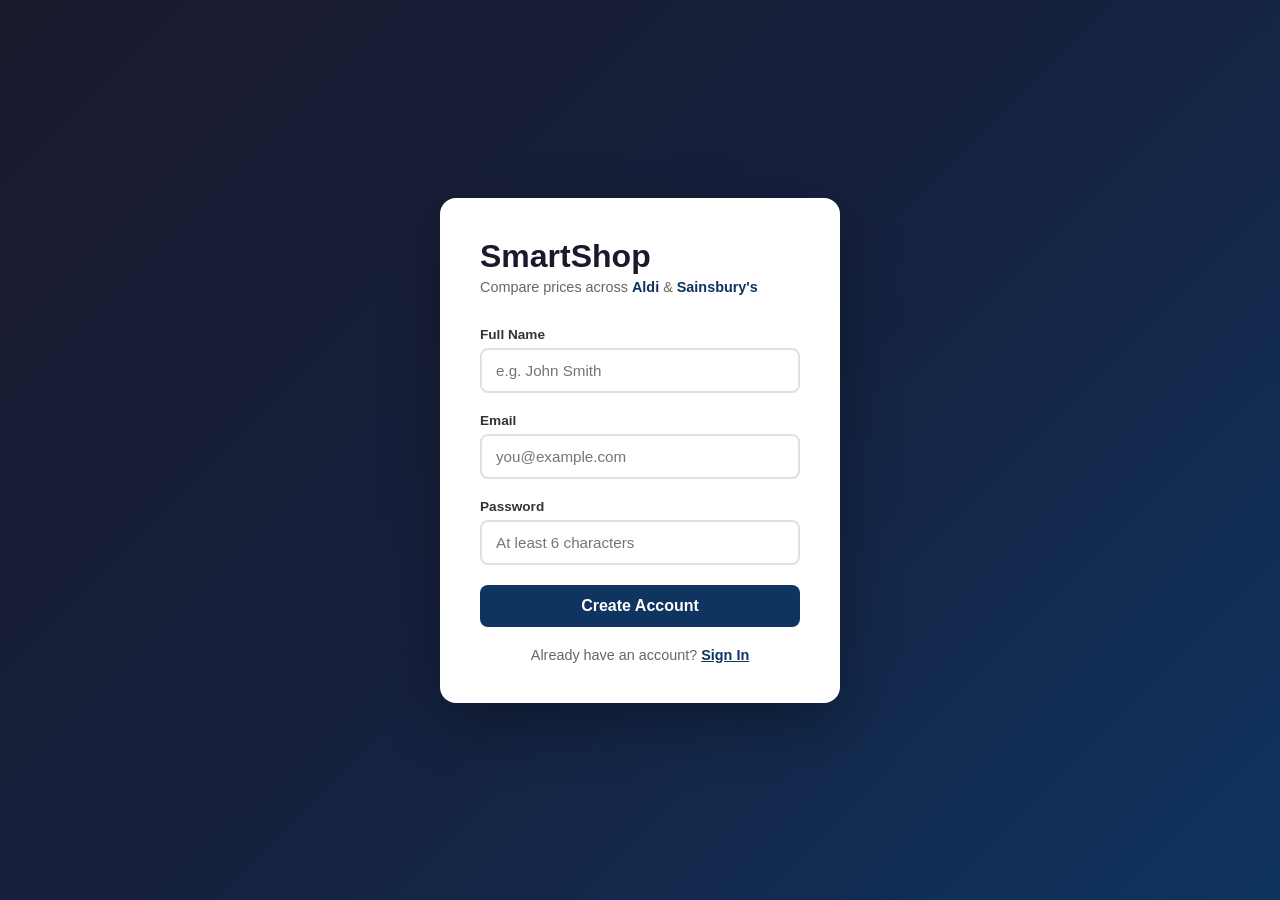
<file: frontend/index.html>
<!DOCTYPE html>
<html lang="en">
<head>
  <meta charset="UTF-8">
  <meta name="viewport" content="width=device-width, initial-scale=1.0">
  <title>SmartShop - Compare Prices</title>
  <link rel="stylesheet" href="css/style.css">
</head>
<body>
  <div class="auth-container">
    <div class="auth-card">
      <h1>SmartShop</h1>
      <p class="subtitle">Compare prices across <span>Aldi</span> &amp; <span>Sainsbury's</span></p>

      <div id="auth-error" class="auth-error"></div>

      <!-- Signup Form -->
      <form id="signup-form">
        <div class="form-group">
          <label for="signup-name">Full Name</label>
          <input id="signup-name" type="text" placeholder="e.g. John Smith" required>
        </div>
        <div class="form-group">
          <label for="signup-email">Email</label>
          <input id="signup-email" type="email" placeholder="you@example.com" required>
        </div>
        <div class="form-group">
          <label for="signup-password">Password</label>
          <input id="signup-password" type="password" placeholder="At least 6 characters" minlength="6" required>
        </div>
        <button type="submit" class="btn btn-primary">Create Account</button>
      </form>

      <!-- Login Form -->
      <form id="login-form" style="display:none;">
        <div class="form-group">
          <label for="login-email">Email</label>
          <input id="login-email" type="email" placeholder="you@example.com" required>
        </div>
        <div class="form-group">
          <label for="login-password">Password</label>
          <input id="login-password" type="password" placeholder="Your password" required>
        </div>
        <div class="form-group" style="display:flex;align-items:center;gap:8px;">
          <input id="remember-me" type="checkbox" style="width:auto;">
          <label for="remember-me" style="margin:0;font-weight:400;font-size:0.85rem;color:#666;">Remember me for 24h</label>
        </div>
        <button type="submit" class="btn btn-primary">Sign In</button>
      </form>

      <div class="auth-toggle">
        <span id="auth-toggle-text">Already have an account?</span>
        <a id="auth-toggle-link" href="#">Sign In</a>
      </div>
    </div>
  </div>

  <script src="js/api.js"></script>
  <script src="js/auth.js"></script>
</body>
</html>
</file>
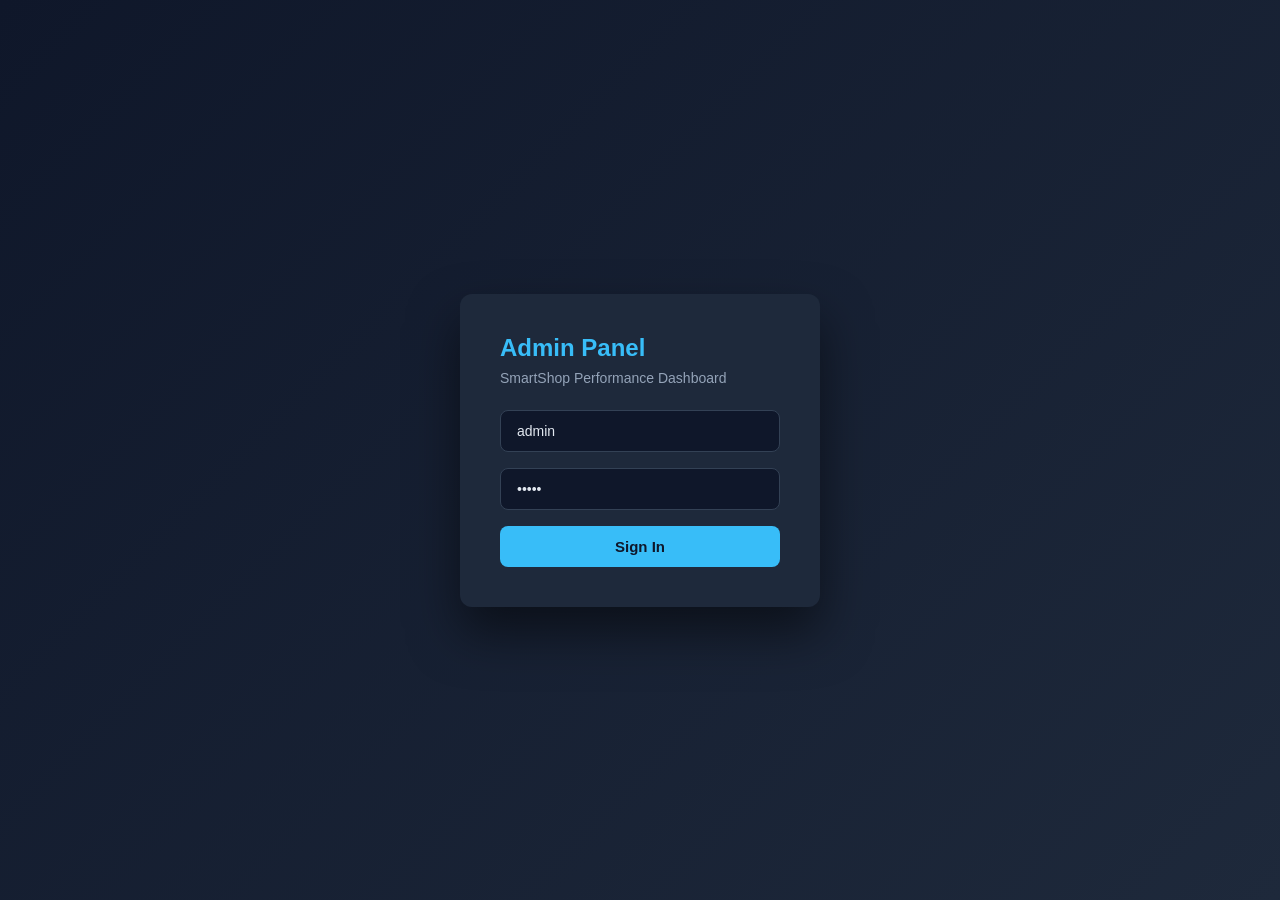
<file: frontend/admin/index.html>
<!DOCTYPE html>
<html lang="en">
<head>
<meta charset="UTF-8">
<meta name="viewport" content="width=device-width, initial-scale=1.0">
<title>SmartShop Admin</title>
<style>
* { margin: 0; padding: 0; box-sizing: border-box; }
body { font-family: -apple-system, BlinkMacSystemFont, 'Segoe UI', Roboto, sans-serif; background: #0f172a; color: #e2e8f0; min-height: 100vh; }
.login-page { display: flex; align-items: center; justify-content: center; min-height: 100vh; background: linear-gradient(135deg, #0f172a 0%, #1e293b 100%); }
.login-card { background: #1e293b; padding: 40px; border-radius: 12px; width: 360px; box-shadow: 0 25px 50px rgba(0,0,0,0.5); }
.login-card h1 { color: #38bdf8; margin-bottom: 8px; font-size: 24px; }
.login-card p { color: #94a3b8; margin-bottom: 24px; font-size: 14px; }
.login-card input { width: 100%; padding: 12px 16px; background: #0f172a; border: 1px solid #334155; border-radius: 8px; color: #e2e8f0; font-size: 14px; margin-bottom: 16px; outline: none; transition: border 0.2s; }
.login-card input:focus { border-color: #38bdf8; }
.login-card button { width: 100%; padding: 12px; background: #38bdf8; border: none; border-radius: 8px; color: #0f172a; font-weight: 600; font-size: 15px; cursor: pointer; transition: background 0.2s; }
.login-card button:hover { background: #7dd3fc; }
.login-error { color: #f87171; font-size: 13px; margin-bottom: 12px; display: none; }
.app-header { background: #1e293b; padding: 0 24px; height: 60px; display: flex; align-items: center; justify-content: space-between; border-bottom: 1px solid #334155; }
.app-header h1 { color: #38bdf8; font-size: 20px; }
.app-header .user-badge { display: flex; align-items: center; gap: 12px; }
.app-header .user-badge span { color: #94a3b8; font-size: 13px; }
.app-header .logout-btn { padding: 6px 16px; background: transparent; border: 1px solid #475569; border-radius: 6px; color: #cbd5e1; cursor: pointer; font-size: 13px; }
.app-header .logout-btn:hover { background: #334155; }
.layout { display: flex; min-height: calc(100vh - 60px); }
.sidebar { width: 240px; background: #1e293b; border-right: 1px solid #334155; padding: 16px 0; flex-shrink: 0; }
.sidebar a { display: block; padding: 12px 24px; color: #94a3b8; text-decoration: none; font-size: 14px; transition: all 0.2s; border-left: 3px solid transparent; }
.sidebar a:hover { background: #0f172a; color: #e2e8f0; }
.sidebar a.active { background: #0f172a; color: #38bdf8; border-left-color: #38bdf8; }
.sidebar .section-label { padding: 16px 24px 6px; font-size: 11px; text-transform: uppercase; color: #64748b; letter-spacing: 1px; }
.content { flex: 1; padding: 24px; overflow-y: auto; }
.page { display: none; }
.page.active { display: block; }
.page h2 { font-size: 22px; margin-bottom: 20px; color: #f1f5f9; }
.stats-grid { display: grid; grid-template-columns: repeat(auto-fit, minmax(220px, 1fr)); gap: 16px; margin-bottom: 24px; }
.stat-card { background: #1e293b; border-radius: 10px; padding: 20px; border: 1px solid #334155; }
.stat-card .label { font-size: 12px; color: #64748b; text-transform: uppercase; letter-spacing: 0.5px; margin-bottom: 8px; }
.stat-card .value { font-size: 28px; font-weight: 700; color: #f1f5f9; }
.stat-card .sub { font-size: 13px; color: #94a3b8; margin-top: 4px; }
.stat-card .value.green { color: #4ade80; }
.stat-card .value.blue { color: #38bdf8; }
.stat-card .value.orange { color: #fb923c; }
.stat-card .value.red { color: #f87171; }
.section-card { background: #1e293b; border-radius: 10px; border: 1px solid #334155; margin-bottom: 24px; }
.section-card .header { padding: 16px 20px; border-bottom: 1px solid #334155; font-size: 15px; font-weight: 600; color: #e2e8f0; display: flex; justify-content: space-between; align-items: center; }
.section-card .body { padding: 16px 20px; }
table { width: 100%; border-collapse: collapse; }
th { text-align: left; padding: 10px 12px; font-size: 12px; color: #64748b; text-transform: uppercase; letter-spacing: 0.5px; border-bottom: 1px solid #334155; }
td { padding: 10px 12px; font-size: 14px; border-bottom: 1px solid #1e293b; }
tr:hover td { background: #0f172a; }
.badge { display: inline-block; padding: 2px 8px; border-radius: 4px; font-size: 12px; font-weight: 500; }
.badge-success { background: rgba(74,222,128,0.15); color: #4ade80; }
.badge-failed { background: rgba(248,113,113,0.15); color: #f87171; }
.badge-completed { background: rgba(56,189,248,0.15); color: #38bdf8; }
.badge-internal { background: rgba(148,163,184,0.15); color: #94a3b8; }
.badge-consumer { background: rgba(74,222,128,0.15); color: #4ade80; }
.filters { display: flex; gap: 12px; margin-bottom: 16px; flex-wrap: wrap; }
.filters input, .filters select { padding: 8px 12px; background: #0f172a; border: 1px solid #334155; border-radius: 6px; color: #e2e8f0; font-size: 13px; outline: none; }
.filters input:focus, .filters select:focus { border-color: #38bdf8; }
.filters button { padding: 8px 16px; background: #38bdf8; border: none; border-radius: 6px; color: #0f172a; font-weight: 500; cursor: pointer; font-size: 13px; }
.filters button:hover { background: #7dd3fc; }
.pagination { display: flex; gap: 8px; align-items: center; margin-top: 16px; justify-content: center; }
.pagination button { padding: 6px 14px; background: #1e293b; border: 1px solid #334155; border-radius: 6px; color: #e2e8f0; cursor: pointer; font-size: 13px; }
.pagination button:hover { background: #334155; }
.pagination button:disabled { opacity: 0.4; cursor: default; }
.pagination span { font-size: 13px; color: #94a3b8; }
.health-grid { display: grid; grid-template-columns: repeat(auto-fit, minmax(280px, 1fr)); gap: 16px; }
.health-card { background: #1e293b; border-radius: 10px; padding: 20px; border: 1px solid #334155; }
.health-card .service-name { font-size: 14px; color: #94a3b8; margin-bottom: 8px; }
.health-card .status-indicator { display: flex; align-items: center; gap: 8px; }
.health-card .dot { width: 10px; height: 10px; border-radius: 50%; }
.health-card .dot.green { background: #4ade80; }
.health-card .dot.red { background: #f87171; }
.health-card .status-text { font-size: 15px; font-weight: 600; }
.chart-bar-container { display: flex; align-items: center; gap: 8px; margin: 4px 0; }
.chart-bar-bg { flex: 1; height: 20px; background: #0f172a; border-radius: 4px; overflow: hidden; }
.chart-bar-fill { height: 100%; border-radius: 4px; transition: width 0.5s; }
.collection-tag { display: inline-block; padding: 3px 8px; border-radius: 4px; font-size: 11px; margin-right: 4px; }
.collection-table { margin-top: 12px; }
.loading { text-align: center; padding: 40px; color: #64748b; }
.error-msg { color: #f87171; padding: 12px; background: rgba(248,113,113,0.1); border-radius: 8px; margin-bottom: 12px; }
.category-detail-grid { display: grid; grid-template-columns: repeat(auto-fit, minmax(200px, 1fr)); gap: 12px; margin-bottom: 20px; }
@media (max-width: 768px) { .sidebar { display: none; } .content { padding: 16px; } }
</style>
</head>
<body>
<div id="loginPage" class="login-page">
  <div class="login-card">
    <h1>Admin Panel</h1>
    <p>SmartShop Performance Dashboard</p>
    <div class="login-error" id="loginError">Invalid credentials</div>
    <input type="text" id="usernameInput" placeholder="Username" value="admin" autocomplete="off">
    <input type="password" id="passwordInput" placeholder="Password" value="admin">
    <button onclick="login()">Sign In</button>
  </div>
</div>

<div id="app" style="display:none">
  <div class="app-header">
    <h1>SmartShop Admin</h1>
    <div class="user-badge">
      <span>admin</span>
      <button class="logout-btn" onclick="logout()">Sign Out</button>
    </div>
  </div>
  <div class="layout">
    <nav class="sidebar">
      <div class="section-label">Overview</div>
      <a href="#" class="active" data-page="dashboard" onclick="showPage('dashboard')">Parent Dashboard</a>
      <div class="section-label">Dockerized Services</div>
      <a href="#" data-page="scraping" onclick="showPage('scraping')">Data Collection</a>
      <div class="section-label">Infrastructure</div>
      <a href="#" data-page="database" onclick="showPage('database')">Database</a>
      <a href="#" data-page="health" onclick="showPage('health')">Service Health</a>
    </nav>
    <div class="content">

      <!-- Parent Dashboard -->
      <div class="page active" id="page-dashboard">
        <h2>Parent Dashboard</h2>
        <div class="stats-grid" id="overviewStats"></div>
        <div class="section-card">
          <div class="header">Today's Scraping Activity</div>
          <div class="body" id="todayActivity"><div class="loading">Loading...</div></div>
        </div>
        <div class="section-card">
          <div class="header">Scraper Run History</div>
          <div class="body" id="scraperHistory"><div class="loading">Loading...</div></div>
        </div>
      </div>

      <!-- Data Collection (Scraping) Dashboard -->
      <div class="page" id="page-scraping">
        <h2>Data Collection Runs</h2>
        <div class="filters">
          <input type="date" id="filterDateFrom" placeholder="From">
          <input type="date" id="filterDateTo" placeholder="To">
          <select id="filterRetailer">
            <option value="">All Retailers</option>
            <option value="aldi">Aldi</option>
            <option value="sainsburys">Sainsbury's</option>
          </select>
          <select id="filterStatus">
            <option value="">All Statuses</option>
            <option value="completed">Completed</option>
            <option value="failed">Failed</option>
          </select>
          <button onclick="loadScrapingRuns()">Apply Filters</button>
        </div>
        <div class="section-card">
          <div class="header">Scraping Runs</div>
          <div class="body" id="scrapingRunsTable"><div class="loading">Loading...</div></div>
        </div>
        <div class="pagination" id="scrapingPagination"></div>
        <!-- Category detail modal -->
        <div id="runDetail" style="display:none" class="section-card">
          <div class="header">
            <span>Run Detail</span>
            <button onclick="closeRunDetail()" style="background:none;border:none;color:#94a3b8;cursor:pointer;font-size:18px">&times;</button>
          </div>
          <div class="body" id="runDetailBody"></div>
        </div>
      </div>

      <!-- Database Dashboard -->
      <div class="page" id="page-database">
        <h2>Database Overview</h2>
        <div class="stats-grid" id="dbStatsGrid"></div>
        <div class="section-card">
          <div class="header">Collections</div>
          <div class="body" id="dbCollections"><div class="loading">Loading...</div></div>
        </div>
      </div>

      <!-- Health Dashboard -->
      <div class="page" id="page-health">
        <h2>Service Health</h2>
        <div class="health-grid" id="healthChecks"></div>
      </div>

    </div>
  </div>
</div>

<script>
let token = localStorage.getItem('admin_token');
let scrapPage = 1;

function login() {
  const username = document.getElementById('usernameInput').value;
  const password = document.getElementById('passwordInput').value;
  document.getElementById('loginError').style.display = 'none';
  fetch('/api/admin/login', {
    method: 'POST',
    headers: {'Content-Type': 'application/json'},
    body: JSON.stringify({username, password})
  })
  .then(r => r.json())
  .then(data => {
    if (data.token) {
      token = data.token;
      localStorage.setItem('admin_token', token);
      document.getElementById('loginPage').style.display = 'none';
      document.getElementById('app').style.display = 'flex';
      document.getElementById('app').style.flexDirection = 'column';
      loadAll();
    } else {
      document.getElementById('loginError').textContent = data.detail || 'Invalid credentials';
      document.getElementById('loginError').style.display = 'block';
    }
  })
  .catch(() => {
    document.getElementById('loginError').textContent = 'Connection error';
    document.getElementById('loginError').style.display = 'block';
  });
}

function logout() {
  localStorage.removeItem('admin_token');
  token = null;
  document.getElementById('app').style.display = 'none';
  document.getElementById('loginPage').style.display = 'flex';
}

function authHeaders() {
  return {'Authorization': 'Bearer ' + token};
}

function showPage(name) {
  document.querySelectorAll('.page').forEach(p => p.classList.remove('active'));
  document.querySelectorAll('.sidebar a').forEach(a => a.classList.remove('active'));
  document.getElementById('page-' + name).classList.add('active');
  document.querySelector('.sidebar a[data-page="' + name + '"]').classList.add('active');
  if (name === 'scraping') loadScrapingRuns();
  if (name === 'database') loadDatabase();
  if (name === 'health') loadHealth();
  if (name === 'dashboard') loadDashboard();
}

function loadAll() {
  loadDashboard();
  loadDatabase();
  loadHealth();
}

function dateStr(d) {
  if (!d) return '-';
  try { return new Date(d).toLocaleString(); } catch(e) { return d; }
}

function secStr(s) {
  if (s == null) return '-';
  if (s < 60) return s.toFixed(1) + 's';
  if (s < 3600) return (s/60).toFixed(1) + 'm';
  return (s/3600).toFixed(2) + 'h';
}

// === DASHBOARD ===
function loadDashboard() {
  fetch('/api/admin/dashboard', {headers: authHeaders()})
  .then(r => r.json())
  .then(data => {
    renderDashboard(data);
  })
  .catch(e => {
    document.getElementById('overviewStats').innerHTML = '<div class="error-msg">Failed to load: ' + e.message + '</div>';
  });
}

function renderDashboard(data) {
  const runs = data.scraper_runs || [];
  const todayCat = data.today_category_stats || [];
  const totalCatScraped = todayCat.reduce((s, r) => s + r.categories_success, 0);
  const totalCatFailed = todayCat.reduce((s, r) => s + r.categories_failed, 0);
  const totalProductsToday = todayCat.reduce((s, r) => s + r.total_products_found, 0);
  const todayRuns = data.today_runs || 0;

  const dbs = data.database || {};
  const collectionsInfo = data.collections || [];
  const consumerCols = collectionsInfo.filter(c => c.type === 'consumer').length;
  const internalCols = collectionsInfo.filter(c => c.type === 'internal').length;

  document.getElementById('overviewStats').innerHTML = `
    <div class="stat-card">
      <div class="label">Today's Runs</div>
      <div class="value blue">${todayRuns}</div>
      <div class="sub">scraper runs today</div>
    </div>
    <div class="stat-card">
      <div class="label">Today's Products</div>
      <div class="value green">${totalProductsToday}</div>
      <div class="sub">total scraped today</div>
    </div>
    <div class="stat-card">
      <div class="label">Categories Today</div>
      <div class="value orange">${totalCatScraped} <span style="font-size:14px;color:#f87171">/${totalCatFailed} failed</span></div>
      <div class="sub">${totalCatScraped + totalCatFailed} total categories</div>
    </div>
    <div class="stat-card">
      <div class="label">Database</div>
      <div class="value blue">${dbs.total_size || '-'}</div>
      <div class="sub">${consumerCols} consumer + ${internalCols} internal collections</div>
    </div>
  `;

  // Today activity
  let todayHtml = '';
  if (todayCat.length === 0) {
    todayHtml = '<div class="loading">No activity today</div>';
  } else {
    todayHtml = '<table><tr><th>Retailer</th><th>Categories OK</th><th>Failed</th><th>Products Found</th></tr>';
    todayCat.forEach(r => {
      todayHtml += `<tr>
        <td style="text-transform:capitalize">${r._id}</td>
        <td><span class="badge badge-success">${r.categories_success}</span></td>
        <td><span class="badge badge-failed">${r.categories_failed}</span></td>
        <td>${r.total_products_found}</td>
      </tr>`;
    });
    todayHtml += '</table>';
  }
  document.getElementById('todayActivity').innerHTML = todayHtml;

  // Scraper history
  let histHtml = '';
  if (runs.length === 0) {
    histHtml = '<div class="loading">No scraper runs recorded yet</div>';
  } else {
    histHtml = '<table><tr><th>Retailer</th><th>Last Run</th><th>Status</th><th>Products</th><th>Avg Products</th><th>Total Runs</th></tr>';
    runs.forEach(r => {
      histHtml += `<tr>
        <td style="text-transform:capitalize">${r._id}</td>
        <td>${dateStr(r.last_run)}</td>
        <td><span class="badge badge-${r.last_status === 'completed' ? 'success' : 'failed'}">${r.last_status}</span></td>
        <td>${r.last_products || 0}</td>
        <td>${Math.round(r.avg_products || 0)}</td>
        <td>${r.total_runs}</td>
      </tr>`;
    });
    histHtml += '</table>';
  }
  document.getElementById('scraperHistory').innerHTML = histHtml;
}

// === SCRAPING RUNS ===
function loadScrapingRuns() {
  const dateFrom = document.getElementById('filterDateFrom').value;
  const dateTo = document.getElementById('filterDateTo').value;
  const retailer = document.getElementById('filterRetailer').value;
  const status = document.getElementById('filterStatus').value;
  let url = `/api/admin/scraping-runs?page=${scrapPage}&per_page=15`;
  if (dateFrom) url += '&date_from=' + dateFrom;
  if (dateTo) url += '&date_to=' + dateTo;
  if (retailer) url += '&retailer=' + retailer;
  if (status) url += '&status=' + status;

  fetch(url, {headers: authHeaders()})
  .then(r => r.json())
  .then(data => {
    renderScrapingRuns(data);
  })
  .catch(e => {
    document.getElementById('scrapingRunsTable').innerHTML = '<div class="error-msg">Failed: ' + e.message + '</div>';
  });
}

function renderScrapingRuns(data) {
  if (data.error) {
    document.getElementById('scrapingRunsTable').innerHTML = '<div class="error-msg">' + data.error + '</div>';
    return;
  }
  const runs = data.runs || [];
  let html;
  if (runs.length === 0) {
    html = '<div class="loading">No runs found</div>';
  } else {
    html = '<table><tr><th>Time</th><th>Retailer</th><th>Status</th><th>Categories</th><th>Products</th><th>Duration</th><th></th></tr>';
    runs.forEach(r => {
      html += `<tr>
        <td>${dateStr(r.timestamp)}</td>
        <td style="text-transform:capitalize">${r.retailer}</td>
        <td><span class="badge badge-${r.status === 'completed' ? 'success' : 'failed'}">${r.status}</span></td>
        <td>${r.categories_success || 0} / ${r.categories_failed || 0}</td>
        <td>${r.products_total || 0}</td>
        <td>${secStr(r.duration_seconds)}</td>
        <td><a href="#" style="color:#38bdf8;text-decoration:none;font-size:13px" onclick="showRunDetail('${r._id}')">View</a></td>
      </tr>`;
    });
    html += '</table>';
  }
  document.getElementById('scrapingRunsTable').innerHTML = html;

  const total = data.total || 0;
  const perPage = data.per_page || 15;
  const totalPages = Math.ceil(total / perPage);
  let pagHtml = `<button onclick="scrapPage=1;loadScrapingRuns()" ${scrapPage <= 1 ? 'disabled' : ''}>First</button>
    <button onclick="scrapPage=Math.max(1,scrapPage-1);loadScrapingRuns()" ${scrapPage <= 1 ? 'disabled' : ''}>Prev</button>
    <span>Page ${scrapPage} of ${totalPages || 1} (${total} total)</span>
    <button onclick="scrapPage=Math.min(${totalPages || 1},scrapPage+1);loadScrapingRuns()" ${scrapPage >= totalPages ? 'disabled' : ''}>Next</button>
    <button onclick="scrapPage=${totalPages || 1};loadScrapingRuns()" ${scrapPage >= totalPages ? 'disabled' : ''}>Last</button>`;
  document.getElementById('scrapingPagination').innerHTML = pagHtml;
}

function showRunDetail(runId) {
  fetch('/api/admin/scraping-runs/' + runId, {headers: authHeaders()})
  .then(r => r.json())
  .then(data => {
    if (data.error) {
      document.getElementById('runDetailBody').innerHTML = '<div class="error-msg">' + data.error + '</div>';
    } else {
      let html = `<div class="category-detail-grid">
        <div class="stat-card"><div class="label">Retailer</div><div style="text-transform:capitalize;font-size:20px;font-weight:700">${data.retailer}</div></div>
        <div class="stat-card"><div class="label">Status</div><div><span class="badge badge-${data.status === 'completed' ? 'success' : 'failed'}">${data.status}</span></div></div>
        <div class="stat-card"><div class="label">Products</div><div style="font-size:20px;font-weight:700">${data.products_total || 0}</div></div>
        <div class="stat-card"><div class="label">Duration</div><div style="font-size:20px;font-weight:700">${secStr(data.duration_seconds)}</div></div>
      </div>`;

      const cats = data.categories || [];
      if (cats.length > 0) {
        html += '<table><tr><th>Category</th><th>Products</th><th>Duration</th><th>Status</th></tr>';
        cats.sort((a,b) => (b.duration_seconds || 0) - (a.duration_seconds || 0));
        cats.forEach(c => {
          html += `<tr>
            <td>${c.category}</td>
            <td>${c.product_count || 0}</td>
            <td>${secStr(c.duration_seconds)}
              <div class="chart-bar-container">
                <div class="chart-bar-bg"><div class="chart-bar-fill" style="width:${Math.min(100, (c.duration_seconds || 0) / Math.max(...cats.map(x => x.duration_seconds || 0)) * 100)}%;background:#38bdf8"></div></div>
              </div>
            </td>
            <td><span class="badge badge-${c.status === 'success' ? 'success' : 'failed'}">${c.status}</span></td>
          </tr>`;
        });
        html += '</table>';
      } else {
        html += '<div class="loading">No category-level data for this run</div>';
      }
      document.getElementById('runDetailBody').innerHTML = html;
    }
    document.getElementById('runDetail').style.display = 'block';
  });
}

function closeRunDetail() {
  document.getElementById('runDetail').style.display = 'none';
}

// === DATABASE ===
function loadDatabase() {
  fetch('/api/admin/database', {headers: authHeaders()})
  .then(r => r.json())
  .then(data => {
    renderDatabase(data);
  })
  .catch(e => {
    document.getElementById('dbStatsGrid').innerHTML = '<div class="error-msg">Failed: ' + e.message + '</div>';
  });
}

function renderDatabase(data) {
  const dbs = data.db_stats || {};
  document.getElementById('dbStatsGrid').innerHTML = `
    <div class="stat-card">
      <div class="label">Total Size</div>
      <div class="value blue">${dbs.total_size || '-'}</div>
      <div class="sub">${dbs.collections || 0} collections</div>
    </div>
    <div class="stat-card">
      <div class="label">Documents</div>
      <div class="value green">${(dbs.objects || 0).toLocaleString()}</div>
      <div class="sub">across all collections</div>
    </div>
    <div class="stat-card">
      <div class="label">Data Size</div>
      <div class="value orange">${dbs.data_size || '-'}</div>
      <div class="sub">${dbs.index_size || '-'} indexes</div>
    </div>
    <div class="stat-card">
      <div class="label">Storage Used</div>
      <div class="value">${dbs.storage_size || '-'}</div>
      <div class="sub">on disk</div>
    </div>
  `;

  const cols = data.collections || [];
  let html = '<table class="collection-table"><tr><th>Collection</th><th>Type</th><th>Description</th><th>Documents</th></tr>';
  cols.forEach(c => {
    html += `<tr>
      <td style="font-family:monospace;font-size:13px">${c.name}</td>
      <td><span class="badge badge-${c.type}">${c.type}</span></td>
      <td style="color:#94a3b8;font-size:13px">${c.description}</td>
      <td>${(c.document_count || 0).toLocaleString()}</td>
    </tr>`;
  });
  html += '</table>';
  document.getElementById('dbCollections').innerHTML = html;
}

// === HEALTH ===
function loadHealth() {
  fetch('/api/admin/health', {headers: authHeaders()})
  .then(r => r.json())
  .then(data => {
    let html = '';
    // MongoDB
    const mongo = data.mongodb || {};
    html += `<div class="health-card">
      <div class="service-name">MongoDB</div>
      <div class="status-indicator">
        <div class="dot ${mongo.status === 'healthy' ? 'green' : 'red'}"></div>
        <span class="status-text" style="color:${mongo.status === 'healthy' ? '#4ade80' : '#f87171'}">${mongo.status}</span>
        ${mongo.latency_ms ? '<span style="color:#94a3b8;font-size:13px;margin-left:8px">' + mongo.latency_ms + 'ms</span>' : ''}
      </div>
      ${mongo.error ? '<div style="color:#f87171;font-size:13px;margin-top:4px">' + mongo.error + '</div>' : ''}
    </div>`;

    html += `<div class="health-card">
      <div class="service-name">Python Dependencies</div>
      <div style="font-size:13px;color:#94a3b8">
        <div>PyMongo: ${data.pymongo_version || 'N/A'}</div>
        <div>bcrypt: ${data.bcrypt_available ? '<span style="color:#4ade80">available</span>' : '<span style="color:#f87171">missing</span>'}</div>
      </div>
    </div>`;

    html += `<div class="health-card">
      <div class="service-name">API Server</div>
      <div class="status-indicator">
        <div class="dot green"></div>
        <span class="status-text" style="color:#4ade80">running</span>
        <span style="color:#94a3b8;font-size:13px;margin-left:8px">FastAPI + Uvicorn</span>
      </div>
    </div>`;

    document.getElementById('healthChecks').innerHTML = html;
  })
  .catch(e => {
    document.getElementById('healthChecks').innerHTML = '<div class="error-msg">Failed: ' + e.message + '</div>';
  });
}

// Auto-login if token exists
if (token) {
  document.getElementById('loginPage').style.display = 'none';
  document.getElementById('app').style.display = 'flex';
  document.getElementById('app').style.flexDirection = 'column';
  loadAll();
}
</script>
</body>
</html>
</file>
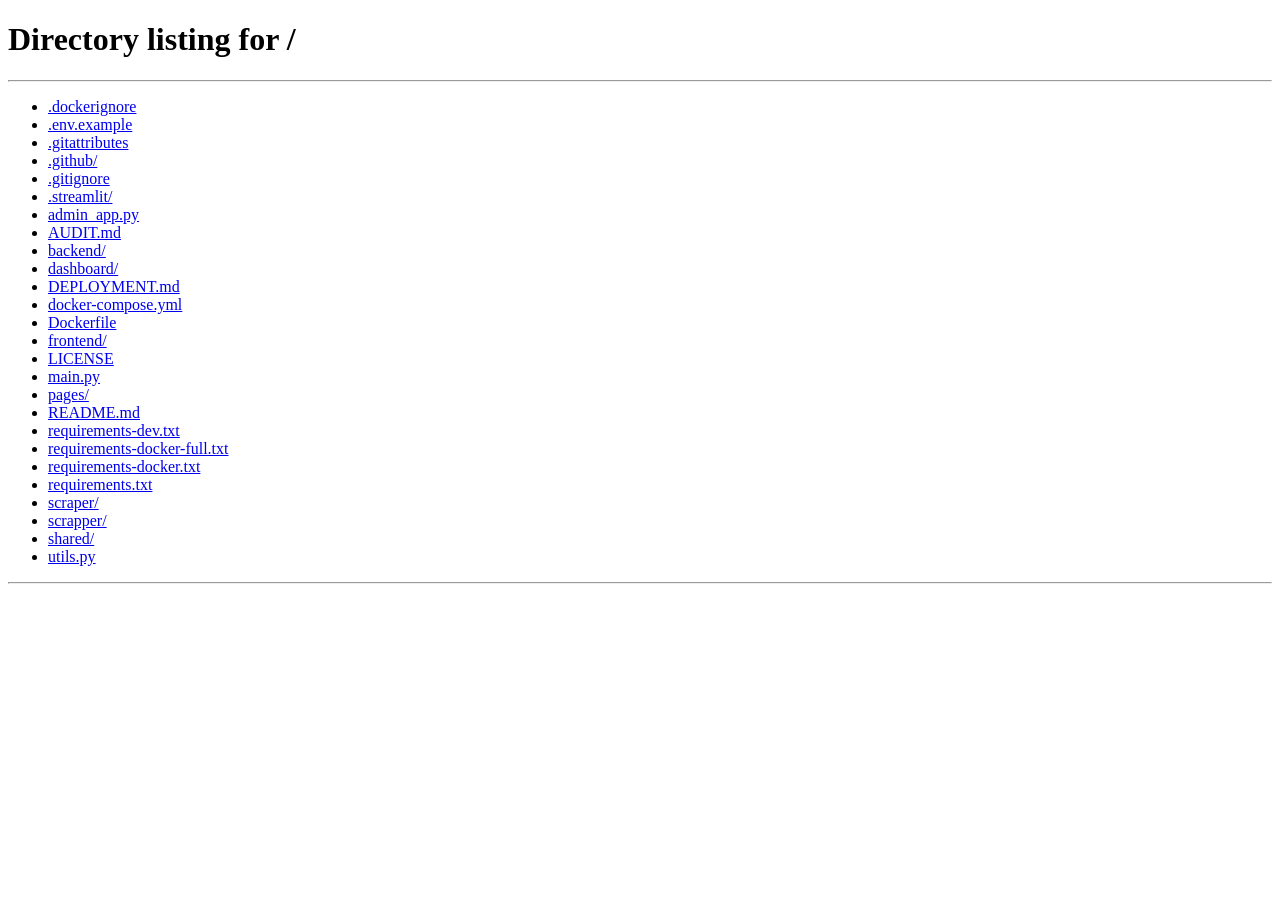
<file: frontend/dashboard.html>
<!DOCTYPE html>
<html lang="en">
<head>
  <meta charset="UTF-8">
  <meta name="viewport" content="width=device-width, initial-scale=1.0">
  <title>SmartShop - Dashboard</title>
  <link rel="stylesheet" href="css/style.css">
</head>
<body>
  <div class="top-bar">
    <div class="logo">Smart<span>Shop</span></div>
    <div class="user-info">
      <span class="user-name" id="user-name"></span>
      <button id="logout-btn">Logout</button>
    </div>
  </div>

  <div class="dashboard">
    <div class="dashboard-layout">
      <!-- Sidebar -->
      <div class="sidebar" id="sidebar">
        <h3>Browse</h3>

        <label class="sidebar-label">Category</label>
        <select id="category-dropdown" class="sidebar-select">
          <option value="">All Categories</option>
        </select>

        <label class="sidebar-label">Retailer</label>
        <div class="sidebar-retailer-tabs">
          <button class="retailer-tab active" data-retailer="">All</button>
          <button class="retailer-tab aldi" data-retailer="aldi">Aldi</button>
          <button class="retailer-tab sainsburys" data-retailer="sainsburys">Sainsbury's</button>
          <button class="retailer-tab common" data-retailer="common">Common</button>
        </div>

        <label class="sidebar-label">Brand</label>
        <select id="brand-filter" class="sidebar-select">
          <option value="">All Brands</option>
        </select>

        <!-- Nectar Toggle -->
        <div class="sidebar-section">
          <label class="nectar-toggle-label">
            <input type="checkbox" id="nectar-toggle">
            <span class="nectar-toggle-text">Show Nectar Prices</span>
          </label>
        </div>

        <div class="sidebar-section">
          <button id="sidebar-show-cart" class="sidebar-btn cart-btn">
            Show Cart <span class="badge" id="sidebar-cart-count">0</span>
          </button>
        </div>

        <div class="sidebar-section">
          <button id="sidebar-price-analyzer" class="sidebar-btn price-btn">
            Price Analyzer
          </button>
        </div>

      </div>

      <!-- Main Content -->
      <div class="main-content">
        <div class="search-section">
          <div class="search-bar">
            <input id="search-input" type="text" placeholder="Search products across Aldi and Sainsbury's..." autofocus>
            <button id="search-btn">Search</button>
          </div>

          <div id="product-container">
            <div class="loading">
              <div class="spinner"></div>
              <p>Search for products or browse by category...</p>
            </div>
          </div>

        </div>
      </div>

      <!-- Cart Overlay -->
      <div class="cart-overlay" id="cart-overlay" onclick="toggleCart()"></div>

      <!-- Cart Panel (slide-in) -->
      <div class="cart-panel" id="cart-panel">
        <div class="cart-header">
          <h2>Your Cart <span class="count" id="cart-count">0</span></h2>
          <button id="cart-close" class="cart-close-btn">&times;</button>
        </div>
        <div id="cart-body">
          <div class="cart-empty">
            <p>Your cart is empty</p>
            <p style="margin-top:4px;font-size:0.85rem;color:#bbb;">Search products above and add them to compare prices</p>
          </div>
        </div>
      </div>
    </div>
  </div>

  <!-- Price Analyzer Modal (UI only) -->
  <div class="modal-overlay" id="price-analyzer-modal" onclick="closePriceAnalyzer(event)">
    <div class="modal-content">
      <button class="modal-close" onclick="closePriceAnalyzer()">&times;</button>
      <h2>Price Analyzer</h2>
      <p class="modal-subtitle">Compare historical prices and find the best time to buy.</p>
      <div style="padding:40px;text-align:center;color:#999;background:#f9f9f9;border-radius:8px;margin-top:16px;">
        <div style="font-size:2rem;margin-bottom:12px;">&#128200;</div>
        <p style="font-size:1.1rem;font-weight:500;">Coming Soon</p>
        <p style="margin-top:8px;">Price trends, historical data, and smart savings recommendations will appear here.</p>
      </div>
    </div>
  </div>

  <script src="js/api.js"></script>
  <script src="js/auth.js"></script>
  <script src="js/cart.js"></script>
  <script src="js/dashboard.js"></script>
</body>
</html>
</file>
<file: frontend/css/style.css>
* {
  margin: 0;
  padding: 0;
  box-sizing: border-box;
}

body {
  font-family: -apple-system, BlinkMacSystemFont, 'Segoe UI', Roboto, Oxygen, sans-serif;
  background: #f5f7fa;
  color: #1a1a2e;
  min-height: 100vh;
}

/* Top Bar */
.top-bar {
  position: fixed;
  top: 0;
  left: 0;
  right: 0;
  height: 64px;
  background: #1a1a2e;
  color: white;
  display: flex;
  align-items: center;
  justify-content: space-between;
  padding: 0 24px;
  z-index: 100;
  box-shadow: 0 2px 8px rgba(0,0,0,0.15);
}

.top-bar .logo {
  font-size: 1.4rem;
  font-weight: 700;
  letter-spacing: -0.5px;
}

.top-bar .logo span {
  color: #4fc3f7;
}

.top-bar .user-info {
  display: flex;
  align-items: center;
  gap: 16px;
  font-size: 0.9rem;
}

.top-bar .user-info .user-name {
  opacity: 0.9;
}

.top-bar .user-info button {
  background: rgba(255,255,255,0.1);
  border: 1px solid rgba(255,255,255,0.2);
  color: white;
  padding: 6px 16px;
  border-radius: 6px;
  cursor: pointer;
  font-size: 0.85rem;
}

.top-bar .user-info button:hover {
  background: rgba(255,255,255,0.2);
}

/* Auth Pages */
.auth-container {
  min-height: 100vh;
  display: flex;
  align-items: center;
  justify-content: center;
  background: linear-gradient(135deg, #1a1a2e 0%, #16213e 50%, #0f3460 100%);
}

.auth-card {
  background: white;
  border-radius: 16px;
  padding: 40px;
  width: 400px;
  max-width: 90vw;
  box-shadow: 0 20px 60px rgba(0,0,0,0.3);
}

.auth-card h1 {
  font-size: 2rem;
  margin-bottom: 4px;
}

.auth-card .subtitle {
  color: #666;
  margin-bottom: 32px;
  font-size: 0.9rem;
}

.auth-card .subtitle span {
  color: #0f3460;
  font-weight: 600;
}

.form-group {
  margin-bottom: 20px;
}

.form-group label {
  display: block;
  font-size: 0.85rem;
  font-weight: 600;
  margin-bottom: 6px;
  color: #333;
}

.form-group input {
  width: 100%;
  padding: 12px 14px;
  border: 2px solid #e0e0e0;
  border-radius: 8px;
  font-size: 0.95rem;
  transition: border-color 0.2s;
  outline: none;
}

.form-group input:focus {
  border-color: #0f3460;
}

.btn {
  width: 100%;
  padding: 12px;
  border: none;
  border-radius: 8px;
  font-size: 1rem;
  font-weight: 600;
  cursor: pointer;
  transition: opacity 0.2s;
}

.btn-primary {
  background: #0f3460;
  color: white;
}

.btn-primary:hover {
  opacity: 0.9;
}

.auth-error {
  background: #fee;
  color: #c00;
  padding: 10px 14px;
  border-radius: 8px;
  font-size: 0.85rem;
  margin-bottom: 16px;
  display: none;
}

.auth-toggle {
  text-align: center;
  margin-top: 20px;
  font-size: 0.9rem;
  color: #666;
}

.auth-toggle a {
  color: #0f3460;
  cursor: pointer;
  font-weight: 600;
}

/* Dashboard Layout */
.dashboard {
  padding: 80px 24px 24px;
  max-width: 1500px;
  margin: 0 auto;
}

.dashboard-layout {
  display: flex;
  gap: 24px;
  align-items: flex-start;
}

/* Sidebar */
.sidebar {
  width: 240px;
  min-width: 240px;
  background: white;
  border-radius: 12px;
  padding: 20px;
  box-shadow: 0 1px 4px rgba(0,0,0,0.06);
  position: sticky;
  top: 88px;
}

.sidebar h3 {
  font-size: 0.9rem;
  text-transform: uppercase;
  letter-spacing: 0.5px;
  color: #999;
  margin-bottom: 20px;
}

.sidebar-label {
  display: block;
  font-size: 0.8rem;
  font-weight: 600;
  color: #555;
  margin-bottom: 6px;
  margin-top: 16px;
}

.sidebar-label:first-of-type {
  margin-top: 0;
}

.sidebar-select {
  width: 100%;
  padding: 8px 10px;
  border: 2px solid #e0e0e0;
  border-radius: 8px;
  font-size: 0.85rem;
  outline: none;
  background: white;
  cursor: pointer;
}

.sidebar-select:focus {
  border-color: #0f3460;
}

.sidebar-retailer-tabs {
  display: flex;
  flex-wrap: wrap;
  gap: 4px;
}

.sidebar-retailer-tabs .retailer-tab {
  padding: 5px 10px;
  border: 2px solid #e0e0e0;
  border-radius: 14px;
  background: white;
  cursor: pointer;
  font-size: 0.75rem;
  font-weight: 500;
  transition: all 0.2s;
}

.sidebar-retailer-tabs .retailer-tab.active {
  background: #0f3460;
  color: white;
  border-color: #0f3460;
}

.sidebar-retailer-tabs .retailer-tab.aldi.active {
  background: #0066a1;
  border-color: #0066a1;
}

.sidebar-retailer-tabs .retailer-tab.sainsburys.active {
  background: #e87722;
  border-color: #e87722;
}

.sidebar-retailer-tabs .retailer-tab.common.active {
  background: #2e7d32;
  border-color: #2e7d32;
}

.sidebar-section {
  margin-top: 20px;
}

.sidebar-btn {
  width: 100%;
  padding: 10px;
  border: none;
  border-radius: 8px;
  font-size: 0.85rem;
  font-weight: 600;
  cursor: pointer;
  transition: background 0.2s;
}

.sidebar-btn.cart-btn {
  background: #0f3460;
  color: white;
  display: flex;
  align-items: center;
  justify-content: center;
  gap: 8px;
}

.sidebar-btn.cart-btn:hover {
  background: #16213e;
}

.sidebar-btn.cart-btn .badge {
  background: rgba(255,255,255,0.2);
  padding: 1px 8px;
  border-radius: 10px;
  font-size: 0.75rem;
}

.sidebar-btn.price-btn {
  background: #f0f0f0;
  color: #333;
}

.sidebar-btn.price-btn:hover {
  background: #e0e0e0;
}

/* Nectar Toggle */
.nectar-toggle-label {
  display: flex;
  align-items: center;
  gap: 8px;
  cursor: pointer;
  font-size: 0.85rem;
  user-select: none;
}

.nectar-toggle-label input[type="checkbox"] {
  width: 16px;
  height: 16px;
  accent-color: #e87722;
  cursor: pointer;
}

.nectar-toggle-text {
  color: #333;
  font-weight: 500;
}

/* Nectar Price Display */
.product-price-row {
  display: flex;
  align-items: center;
  gap: 8px;
  flex-wrap: wrap;
}

.product-price {
  font-size: 1.2rem;
  font-weight: 700;
  color: #1a1a2e;
}

.product-price.original {
  font-size: 1rem;
  text-decoration: line-through;
  color: #999;
}

.product-price.nectar {
  color: #e87722;
}

.nectar-badge {
  display: inline-block;
  font-size: 0.65rem;
  background: #fff3e0;
  color: #e65100;
  padding: 2px 6px;
  border-radius: 4px;
  font-weight: 600;
  letter-spacing: 0.3px;
  margin-left: 4px;
}

/* Main Content */
.main-content {
  flex: 1;
  min-width: 0;
}

/* Search & Browse */
.search-section {
  background: white;
  border-radius: 12px;
  padding: 24px;
  box-shadow: 0 1px 4px rgba(0,0,0,0.06);
}

.search-bar {
  display: flex;
  gap: 12px;
  margin-bottom: 20px;
}

.search-bar input {
  flex: 1;
  padding: 12px 16px;
  border: 2px solid #e0e0e0;
  border-radius: 8px;
  font-size: 1rem;
  outline: none;
}

.search-bar input:focus {
  border-color: #0f3460;
}

.search-bar button {
  padding: 12px 24px;
  background: #0f3460;
  color: white;
  border: none;
  border-radius: 8px;
  font-weight: 600;
  cursor: pointer;
}

.search-bar button:hover {
  opacity: 0.9;
}

/* Product Grid */
.product-grid {
  display: grid;
  grid-template-columns: repeat(auto-fill, minmax(220px, 1fr));
  gap: 16px;
}

.product-card {
  background: white;
  border: 1px solid #eee;
  border-radius: 10px;
  padding: 16px;
  transition: box-shadow 0.2s;
}

.product-card:hover {
  box-shadow: 0 4px 12px rgba(0,0,0,0.08);
}

.product-card .product-image {
  width: 100%;
  height: 140px;
  object-fit: contain;
  margin-bottom: 10px;
  background: #fafafa;
  border-radius: 6px;
}

.product-card .product-retailer {
  font-size: 0.75rem;
  font-weight: 600;
  text-transform: uppercase;
  letter-spacing: 0.5px;
  margin-bottom: 4px;
}

.product-card .product-retailer.aldi {
  color: #0066a1;
}

.product-card .product-retailer.sainsburys {
  color: #e87722;
}

.product-card .product-name {
  font-size: 0.9rem;
  font-weight: 500;
  margin-bottom: 6px;
  line-height: 1.3;
  display: -webkit-box;
  -webkit-line-clamp: 2;
  -webkit-box-orient: vertical;
  overflow: hidden;
}

.product-card .product-price {
  font-size: 1.2rem;
  font-weight: 700;
  color: #1a1a2e;
}

.product-card .product-brand-tag {
  font-size: 0.72rem;
  background: #f0f0f0;
  padding: 2px 8px;
  border-radius: 4px;
  color: #555;
  font-weight: 500;
}

.product-card .product-size-tag {
  font-size: 0.72rem;
  background: #e8f5e9;
  padding: 2px 8px;
  border-radius: 4px;
  color: #2e7d32;
  font-weight: 500;
}

.product-card .add-btn {
  width: 100%;
  padding: 8px;
  margin-top: 10px;
  border: none;
  border-radius: 6px;
  font-weight: 600;
  font-size: 0.85rem;
  cursor: pointer;
  transition: background 0.2s;
}

.product-card .add-btn.aldi {
  background: #0066a1;
  color: white;
}

.product-card .add-btn.sainsburys {
  background: #e87722;
  color: white;
}

.product-card .add-btn:hover {
  opacity: 0.85;
}

/* Cart Overlay */
.cart-overlay {
  display: none;
  position: fixed;
  inset: 0;
  background: rgba(0,0,0,0.4);
  z-index: 200;
}

.cart-overlay.visible {
  display: block;
}

/* Cart Panel (slide-in) */
.cart-panel {
  position: fixed;
  top: 0;
  right: -420px;
  width: 400px;
  max-width: 90vw;
  height: 100vh;
  background: white;
  box-shadow: -4px 0 20px rgba(0,0,0,0.15);
  z-index: 300;
  padding: 24px;
  overflow-y: auto;
  transition: right 0.3s ease;
}

.cart-panel.open {
  right: 0;
}

.cart-header {
  display: flex;
  justify-content: space-between;
  align-items: center;
  margin-bottom: 20px;
}

.cart-header h2 {
  font-size: 1.2rem;
  display: flex;
  align-items: center;
  gap: 8px;
}

.cart-header h2 .count {
  background: #0f3460;
  color: white;
  font-size: 0.75rem;
  padding: 2px 8px;
  border-radius: 10px;
}

.cart-close-btn {
  width: 32px;
  height: 32px;
  border: none;
  background: #f0f0f0;
  border-radius: 50%;
  font-size: 1.2rem;
  cursor: pointer;
  display: flex;
  align-items: center;
  justify-content: center;
  transition: background 0.2s;
}

.cart-close-btn:hover {
  background: #e0e0e0;
}

.cart-empty {
  text-align: center;
  padding: 40px 20px;
  color: #999;
}

.cart-empty p {
  margin-top: 8px;
  font-size: 0.9rem;
}

.cart-item {
  border: 1px solid #eee;
  border-radius: 8px;
  padding: 12px;
  margin-bottom: 12px;
}

.cart-item .item-header {
  display: flex;
  justify-content: space-between;
  align-items: flex-start;
  margin-bottom: 8px;
}

.cart-item .item-name {
  font-size: 0.85rem;
  font-weight: 500;
  flex: 1;
  margin-right: 8px;
}

.cart-item .item-retailer {
  font-size: 0.7rem;
  font-weight: 600;
  text-transform: uppercase;
  padding: 2px 8px;
  border-radius: 4px;
  white-space: nowrap;
}

.cart-item .item-retailer.aldi {
  background: #e3f2fd;
  color: #0066a1;
}

.cart-item .item-retailer.sainsburys {
  background: #fff3e0;
  color: #e87722;
}

.cart-item .item-size {
  font-size: 0.8rem;
  color: #2e7d32;
  margin-bottom: 6px;
  font-weight: 500;
}

.cart-item .item-price-row {
  display: flex;
  justify-content: space-between;
  align-items: center;
}

.cart-item .item-price {
  font-size: 1.1rem;
  font-weight: 700;
}

.cart-item .item-qty {
  display: flex;
  align-items: center;
  gap: 8px;
}

.cart-item .item-qty button {
  width: 26px;
  height: 26px;
  border: 1px solid #ddd;
  border-radius: 6px;
  background: white;
  cursor: pointer;
  font-size: 1rem;
  display: flex;
  align-items: center;
  justify-content: center;
}

.cart-item .item-qty button:hover {
  background: #f5f5f5;
}

.cart-item .item-qty span {
  font-weight: 600;
  min-width: 20px;
  text-align: center;
}

.cart-item .item-remove {
  color: #c00;
  font-size: 0.8rem;
  cursor: pointer;
  background: none;
  border: none;
  text-decoration: underline;
}

/* Cart Totals */
.cart-totals {
  margin-top: 20px;
  padding-top: 16px;
  border-top: 2px solid #1a1a2e;
}

.total-row {
  display: flex;
  justify-content: space-between;
  padding: 4px 0;
  font-size: 0.9rem;
}

.total-row.aldi {
  color: #0066a1;
}

.total-row.sainsburys {
  color: #e87722;
}

/* Loading */
.loading {
  text-align: center;
  padding: 40px;
  color: #999;
}

.spinner {
  width: 32px;
  height: 32px;
  border: 3px solid #eee;
  border-top-color: #0f3460;
  border-radius: 50%;
  animation: spin 0.6s linear infinite;
  margin: 0 auto 12px;
}

@keyframes spin {
  to { transform: rotate(360deg); }
}

/* Modal */
.modal-overlay {
  display: none;
  position: fixed;
  inset: 0;
  background: rgba(0,0,0,0.5);
  z-index: 500;
  align-items: center;
  justify-content: center;
}

.modal-overlay.visible {
  display: flex;
}

.modal-content {
  background: white;
  border-radius: 16px;
  padding: 32px;
  width: 600px;
  max-width: 90vw;
  max-height: 80vh;
  overflow-y: auto;
  position: relative;
  box-shadow: 0 20px 60px rgba(0,0,0,0.3);
}

.modal-content h2 {
  font-size: 1.4rem;
  margin-bottom: 4px;
}

.modal-content .modal-subtitle {
  color: #666;
  font-size: 0.9rem;
  margin-bottom: 8px;
}

.modal-close {
  position: absolute;
  top: 16px;
  right: 16px;
  width: 32px;
  height: 32px;
  border: none;
  background: #f0f0f0;
  border-radius: 50%;
  font-size: 1.2rem;
  cursor: pointer;
  display: flex;
  align-items: center;
  justify-content: center;
}

.modal-close:hover {
  background: #e0e0e0;
}

/* Responsive */
@media (max-width: 900px) {
  .dashboard-layout {
    flex-direction: column;
  }
  .sidebar {
    width: 100%;
    min-width: 100%;
    position: static;
  }
  .cart-panel {
    width: 100%;
    max-width: 100vw;
    right: -100vw;
  }
}
</file>
